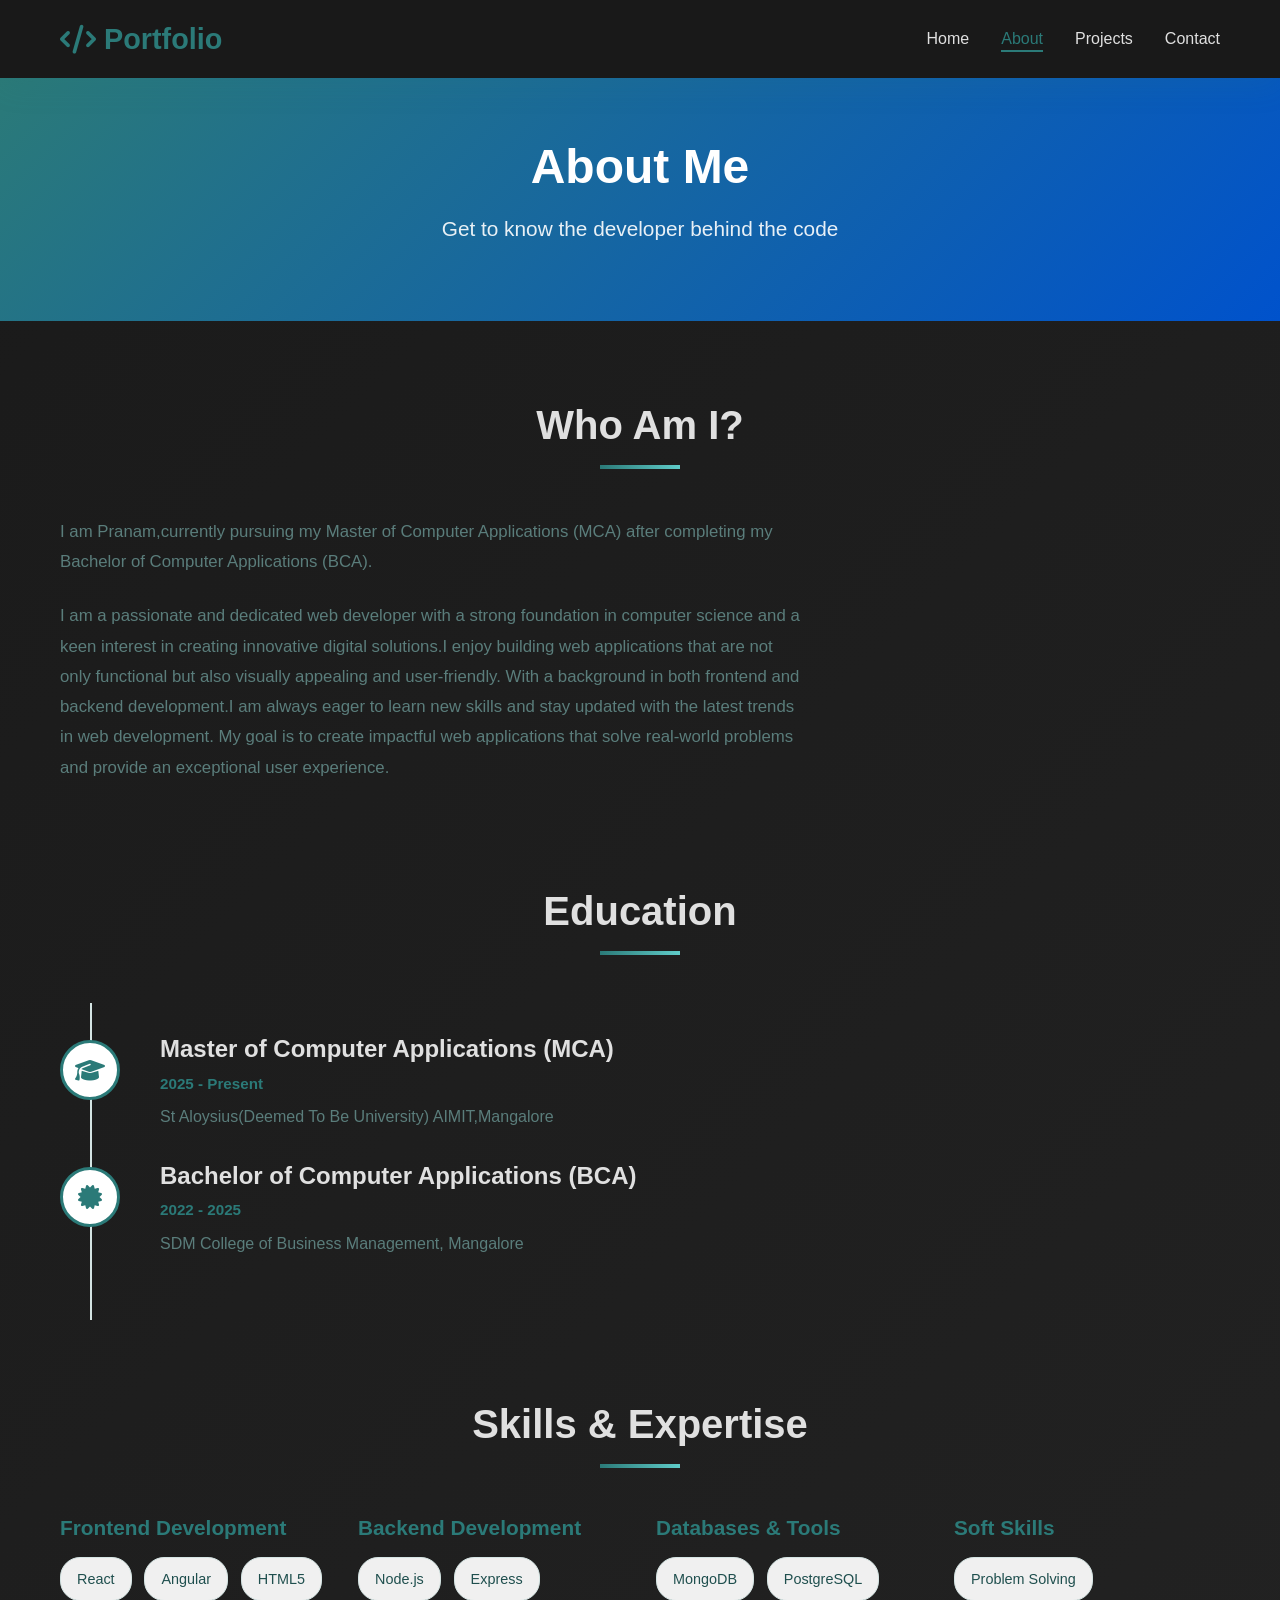
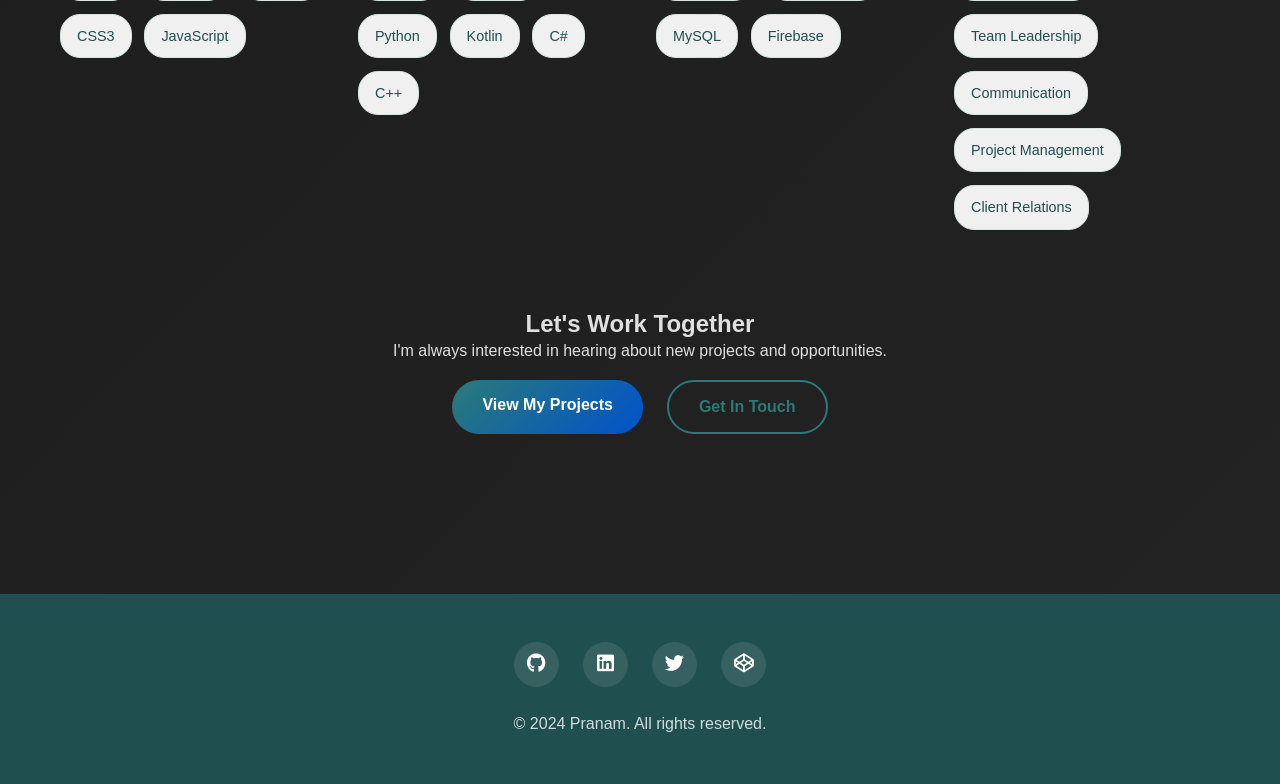
<file: about.html>
<!DOCTYPE html>
<html lang="en">
<head>
    <meta charset="UTF-8">
    <meta name="viewport" content="width=device-width, initial-scale=1.0">
    <title>About Me - Web Developer Portfolio</title>
    <link rel="stylesheet" href="styles.css">
    <link rel="stylesheet" href="https://cdnjs.cloudflare.com/ajax/libs/font-awesome/6.4.0/css/all.min.css">
</head>
<body>
    <!-- Navigation Bar -->
    <nav class="navbar">
        <div class="nav-container">
            <div class="nav-logo">
                <a href="index.html"><i class="fas fa-code"></i> Portfolio</a>
            </div>
            <ul class="nav-menu">
                <li class="nav-item">
                    <a href="index.html" class="nav-link">Home</a>
                </li>
                <li class="nav-item">
                    <a href="about.html" class="nav-link active">About</a>
                </li>
                <li class="nav-item">
                    <a href="projects.html" class="nav-link">Projects</a>
                </li>
                <li class="nav-item">
                    <a href="index.html#contact" class="nav-link">Contact</a>
                </li>
            </ul>
            <div class="hamburger">
                <span class="bar"></span>
                <span class="bar"></span>
                <span class="bar"></span>
            </div>
        </div>
    </nav>

    <!-- About Hero -->
    <section class="about-hero">
        <div class="container">
            <h1 class="page-title">About Me</h1>
            <p class="page-subtitle">Get to know the developer behind the code</p>
        </div>
    </section>

    <!-- About Content -->
    <section class="about-content">
        <div class="container">
            <!-- Personal Background -->
            <div class="about-section">
                <h2 class="section-title">Who Am I?</h2>
                <div class="about-grid">
                    <div class="about-text">
                        <p>
                            I am Pranam,currently pursuing my Master of Computer Applications (MCA) after completing my Bachelor of Computer Applications (BCA).
                        </p>
                        <p>
                            I am a passionate and dedicated web developer with a strong foundation in computer science and a keen interest in creating innovative digital solutions.I enjoy building web applications that are not only functional but also visually appealing and user-friendly. With a background in both frontend and backend development.I am always eager to learn new skills and stay updated with the latest trends in web development. My goal is to create impactful web applications that solve real-world problems and provide an exceptional user experience.
                        </p>
                    </div>
                   
                </div>
            </div>

            <!-- Education -->
            <div class="about-section">
                <h2 class="section-title">Education</h2>
                <div class="timeline">
                    <div class="timeline-item">
                        <div class="timeline-marker">
                            <i class="fas fa-graduation-cap"></i>
                        </div>
                        <div class="timeline-content">
                            <h3>Master of Computer Applications (MCA)</h3>
                            <p class="timeline-date">2025 - Present</p>
                            <p class="timeline-place">St Aloysius(Deemed To Be University) AIMIT,Mangalore</p>
                
                        </div>
                    </div>

                    <div class="timeline-item">
                        <div class="timeline-marker">
                            <i class="fas fa-certificate"></i>
                        </div>
                        <div class="timeline-content">
                            <h3>Bachelor of Computer Applications (BCA)</h3>
                            <p class="timeline-date">2022 - 2025</p>
                            <p class="timeline-place">SDM College of Business Management, Mangalore</p>
                            
                        </div>
                    </div>

                 
                </div>
            </div>

            

            <!-- Skills & Expertise -->
            <div class="about-section">
                <h2 class="section-title">Skills & Expertise</h2>
                <div class="skills-categories">
                    <div class="skill-category">
                        <h3>Frontend Development</h3>
                        <div class="skill-list">
                            <span class="skill-tag">React</span>
                            <span class="skill-tag">Angular</span>
                            <span class="skill-tag">HTML5</span>
                            <span class="skill-tag">CSS3</span>
                            <span class="skill-tag">JavaScript</span>
                           
                        </div>
                    </div>

                    <div class="skill-category">
                        <h3>Backend Development</h3>
                        <div class="skill-list">
                            <span class="skill-tag">Node.js</span>
                            <span class="skill-tag">Express</span>
                            <span class="skill-tag">Python</span>
                            <span class="skill-tag">Kotlin</span>
                            <span class="skill-tag">C#</span>
                            <span class="skill-tag">C++</span>
                            
                        </div>
                    </div>

                    <div class="skill-category">
                        <h3>Databases & Tools</h3>
                        <div class="skill-list">
                            <span class="skill-tag">MongoDB</span>
                            <span class="skill-tag">PostgreSQL</span>
                            <span class="skill-tag">MySQL</span>
                            <span class="skill-tag">Firebase</span>
                           
                        </div>
                    </div>

                    <div class="skill-category">
                        <h3>Soft Skills</h3>
                        <div class="skill-list">
                            <span class="skill-tag">Problem Solving</span>
                            <span class="skill-tag">Team Leadership</span>
                            <span class="skill-tag">Communication</span>
                            <span class="skill-tag">Project Management</span>      
                            <span class="skill-tag">Client Relations</span>
                        </div>
                    </div>
                </div>
            </div>

            <!-- CTA -->
            <div class="about-section cta-section">
                <h2>Let's Work Together</h2>
                <p>I'm always interested in hearing about new projects and opportunities.</p>
                <div class="cta-buttons">
                    <a href="projects.html" class="btn btn-primary">View My Projects</a>
                    <a href="index.html#contact" class="btn btn-secondary">Get In Touch</a>
                </div>
            </div>
        </div>
    </section>

    <!-- Footer -->
    <footer class="footer">
        <div class="footer-content">
            <div class="social-links">
                <a href="https://github.com" target="_blank" title="GitHub"><i class="fab fa-github"></i></a>
                <a href="https://linkedin.com" target="_blank" title="LinkedIn"><i class="fab fa-linkedin"></i></a>
                <a href="https://twitter.com" target="_blank" title="Twitter"><i class="fab fa-twitter"></i></a>
                <a href="https://codepen.io" target="_blank" title="CodePen"><i class="fab fa-codepen"></i></a>
            </div>
            <p>&copy; 2024 Pranam. All rights reserved.</p>
        </div>
    </footer>

    <script src="script.js"></script>
</body>
</html>
</file>
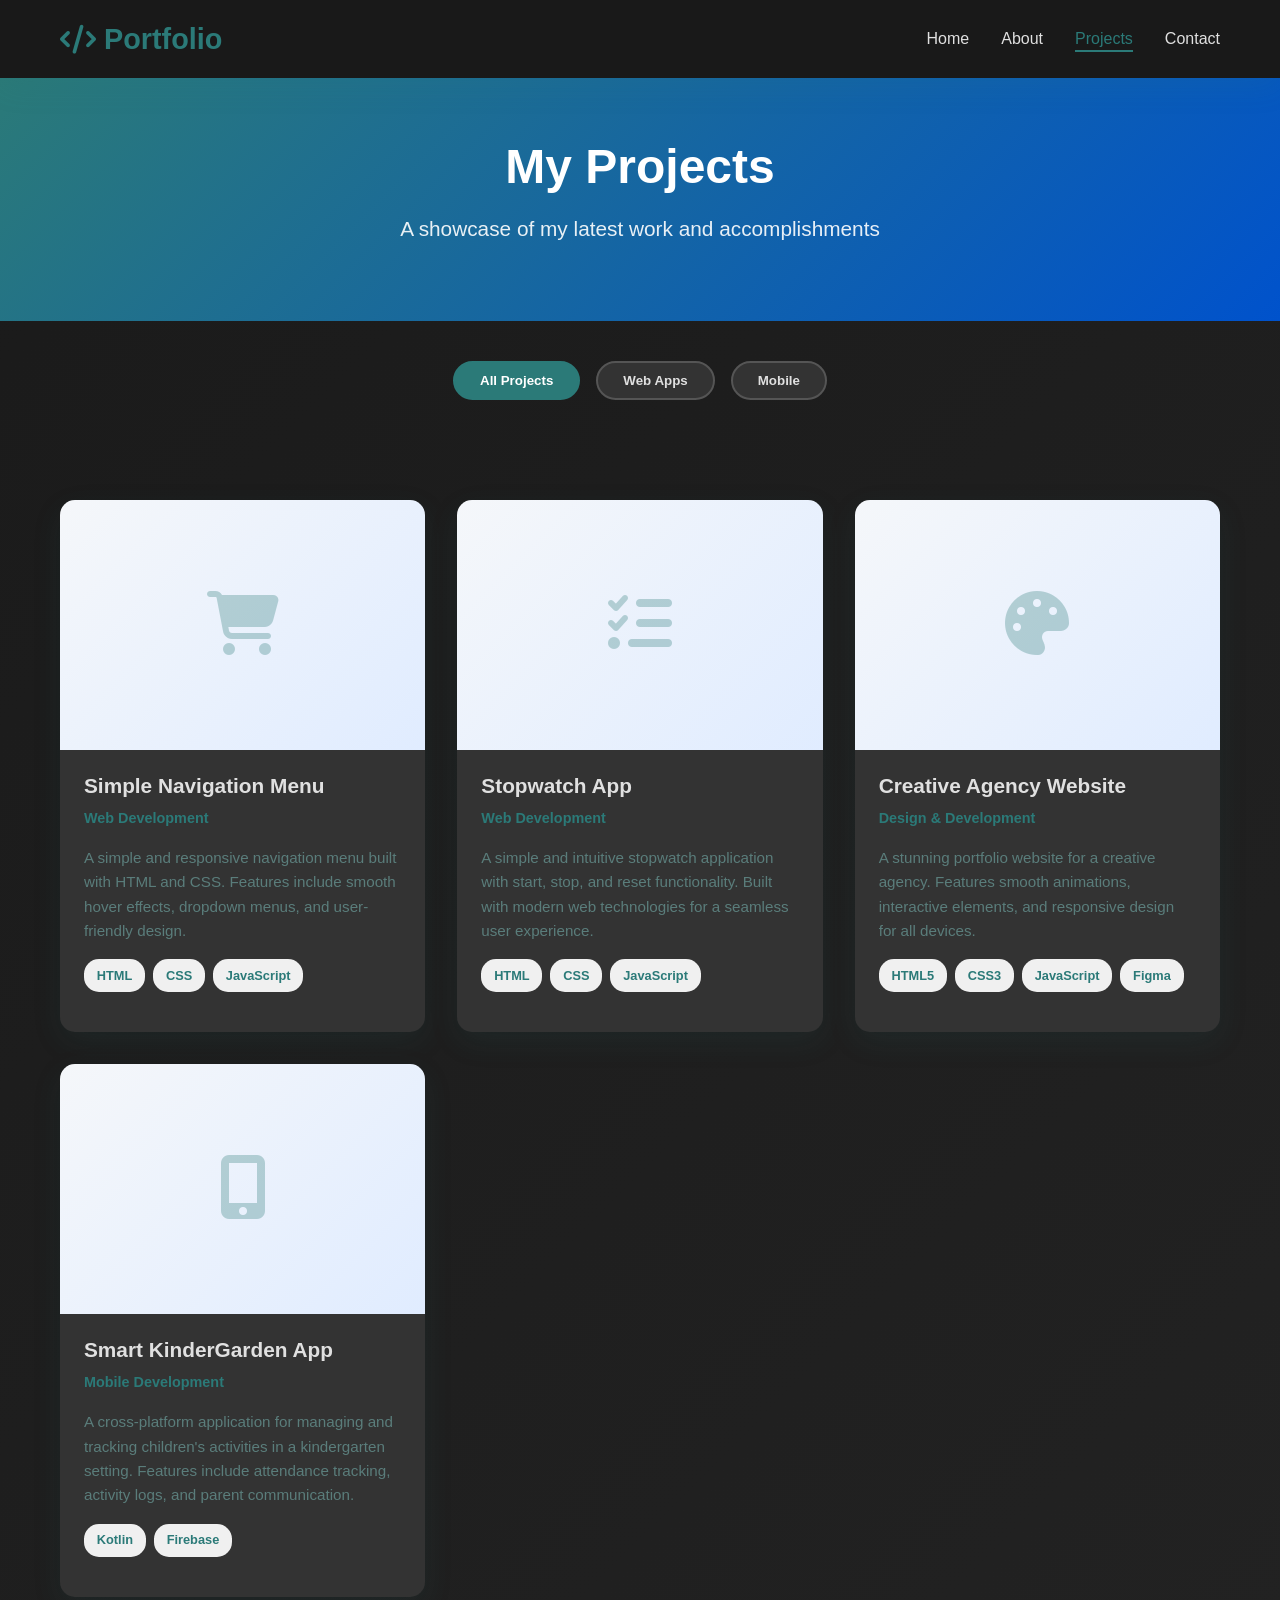
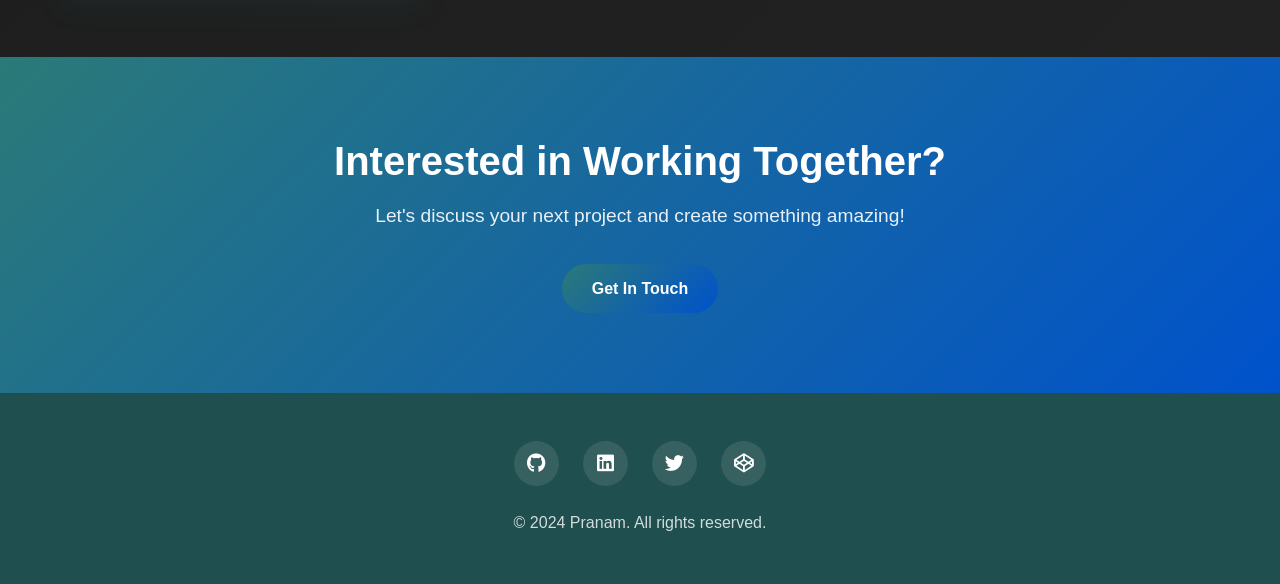
<file: projects.html>
<!DOCTYPE html>
<html lang="en">
<head>
    <meta charset="UTF-8">
    <meta name="viewport" content="width=device-width, initial-scale=1.0">
    <title>Projects - Web Developer Portfolio</title>
    <link rel="stylesheet" href="styles.css">
    <link rel="stylesheet" href="https://cdnjs.cloudflare.com/ajax/libs/font-awesome/6.4.0/css/all.min.css">
</head>
<body>
    <!-- Navigation Bar -->
    <nav class="navbar">
        <div class="nav-container">
            <div class="nav-logo">
                <a href="index.html"><i class="fas fa-code"></i> Portfolio</a>
            </div>
            <ul class="nav-menu">
                <li class="nav-item">
                    <a href="index.html" class="nav-link">Home</a>
                </li>
                <li class="nav-item">
                    <a href="about.html" class="nav-link">About</a>
                </li>
                <li class="nav-item">
                    <a href="projects.html" class="nav-link active">Projects</a>
                </li>
                <li class="nav-item">
                    <a href="index.html#contact" class="nav-link">Contact</a>
                </li>
            </ul>
            <div class="hamburger">
                <span class="bar"></span>
                <span class="bar"></span>
                <span class="bar"></span>
            </div>
        </div>
    </nav>

    <!-- Projects Hero -->
    <section class="projects-hero">
        <div class="container">
            <h1 class="page-title">My Projects</h1>
            <p class="page-subtitle">A showcase of my latest work and accomplishments</p>
        </div>
    </section>

    <!-- Filter Buttons -->
    <section class="projects-filter">
        <div class="container">
            <div class="filter-buttons">
                <button class="filter-btn active" data-filter="all">All Projects</button>
                <button class="filter-btn" data-filter="web">Web Apps</button>
                <button class="filter-btn" data-filter="mobile">Mobile</button>
              
            </div>
        </div>
    </section>

    <!-- Projects Grid -->
    <section class="projects-grid">
        <div class="container">
            <div class="projects-container">
                <!-- Project 1 -->
                <div class="project-card" data-category="web">
                    <div class="project-image">
                        <div class="project-placeholder">
                            <i class="fas fa-shopping-cart"></i>
                        </div>
                        <div class="project-overlay">
                            <a href="#project-modal" class="btn btn-sm btn-primary">View Details</a>
                        </div>
                    </div>
                    <div class="project-content">
                        <h3>Simple Navigation Menu</h3>
                        <p class="project-category">Web Development</p>
                        <p class="project-description">
                            A simple and responsive navigation menu built with HTML and CSS. Features include smooth hover effects, 
                            dropdown menus, and user-friendly design.
                        </p>
                        <div class="project-tech">
                            <span class="tech-tag">HTML</span>
                            <span class="tech-tag">CSS</span>
                            <span class="tech-tag">JavaScript</span>
                            
                        </div>
                        
                    </div>
                </div>

                <!-- Project 2 -->
                <div class="project-card" data-category="web">
                    <div class="project-image">
                        <div class="project-placeholder">
                            <i class="fas fa-tasks"></i>
                        </div>
                        <div class="project-overlay">
                            <a href="#project-modal" class="btn btn-sm btn-primary">View Details</a>
                        </div>
                    </div>
                    <div class="project-content">
                        <h3>Stopwatch App</h3>
                        <p class="project-category">Web Development</p>
                        <p class="project-description">
                            A simple and intuitive stopwatch application with start, stop, and reset functionality. Built with modern web technologies for a seamless user experience.
                        </p>
                        <div class="project-tech">
                            <span class="tech-tag">HTML</span>
                            <span class="tech-tag">CSS</span>
                            <span class="tech-tag">JavaScript</span>
                        </div>
                        
                    </div>
                </div>

                <!-- Project 3 -->
                <div class="project-card" data-category="design">
                    <div class="project-image">
                        <div class="project-placeholder">
                            <i class="fas fa-palette"></i>
                        </div>
                        <div class="project-overlay">
                            <a href="#project-modal" class="btn btn-sm btn-primary">View Details</a>
                        </div>
                    </div>
                    <div class="project-content">
                        <h3>Creative Agency Website</h3>
                        <p class="project-category">Design & Development</p>
                        <p class="project-description">
                            A stunning portfolio website for a creative agency. Features smooth animations, interactive elements, 
                            and responsive design for all devices.
                        </p>
                        <div class="project-tech">
                            <span class="tech-tag">HTML5</span>
                            <span class="tech-tag">CSS3</span>
                            <span class="tech-tag">JavaScript</span>
                            <span class="tech-tag">Figma</span>
                        </div>
                    
                    </div>
                </div>

                <!-- Project 4 -->
                <div class="project-card" data-category="mobile">
                    <div class="project-image">
                        <div class="project-placeholder">
                            <i class="fas fa-mobile-alt"></i>
                        </div>
                        <div class="project-overlay">
                            <a href="#project-modal" class="btn btn-sm btn-primary">View Details</a>
                        </div>
                    </div>
                    <div class="project-content">
                        <h3>Smart KinderGarden App</h3>
                        <p class="project-category">Mobile Development</p>
                        <p class="project-description">
                            A cross-platform application for managing and tracking children's activities in a kindergarten setting. Features include attendance tracking, activity logs, and parent communication.
                        </p>
                        <div class="project-tech">
                            <span class="tech-tag">Kotlin</span>
                            <span class="tech-tag">Firebase</span>
                    
                        </div>
                       
                    </div>
                </div>

                
        </div>
    </section>

   

    <!-- CTA -->
    <section class="cta">
        <div class="container">
            <h2>Interested in Working Together?</h2>
            <p>Let's discuss your next project and create something amazing!</p>
            <a href="index.html#contact" class="btn btn-primary">Get In Touch</a>
        </div>
    </section>

    <!-- Footer -->
    <footer class="footer">
        <div class="footer-content">
            <div class="social-links">
                <a href="https://github.com" target="_blank" title="GitHub"><i class="fab fa-github"></i></a>
                <a href="https://linkedin.com" target="_blank" title="LinkedIn"><i class="fab fa-linkedin"></i></a>
                <a href="https://twitter.com" target="_blank" title="Twitter"><i class="fab fa-twitter"></i></a>
                <a href="https://codepen.io" target="_blank" title="CodePen"><i class="fab fa-codepen"></i></a>
            </div>
            <p>&copy; 2024 Pranam. All rights reserved.</p>
        </div>
    </footer>

    <script src="script.js"></script>
</body>
</html>
</file>
<file: styles.css>
/* ============================================
   GENERAL STYLES & VARIABLES
   ============================================ */

* {
    margin: 0;
    padding: 0;
    box-sizing: border-box;
}

:root {
    --primary-color: #2B7A78;
    --secondary-color: #EAC9B8;
    --accent-color: #5FCCC9;
    --dark-bg: #1B4F4E;
    --light-bg: #F5FFFE;
    --text-dark: #1F4F4E;
    --text-light: #5A7D7B;
    --border-color: #D4E4E3;
    --shadow: 0 10px 30px rgba(43, 122, 120, 0.1);
    --shadow-lg: 0 20px 50px rgba(43, 122, 120, 0.2);
    --transition: all 0.3s ease;
}

html {
    scroll-behavior: smooth;
}

body {
    font-family: 'Segoe UI', Tahoma, Geneva, Verdana, sans-serif;
    color: #e0e0e0;
    background: linear-gradient(135deg, #1a1a1a 0%, #2d2d2d 50%, #1a1a1a 100%);
    background-size: 400% 400%;
    animation: backgroundShift 10s ease infinite;
    line-height: 1.6;
    min-height: 100vh;
}

.container {
    max-width: 1200px;
    margin: 0 auto;
    padding: 0 20px;
}

/* ============================================
   TYPOGRAPHY
   ============================================ */

h1, h2, h3, h4, h5, h6 {
    color: dark blue;
    line-height: 1.2;
}

.section-title {
    font-size: 2.5rem;
    font-weight: 700;
    margin-bottom: 3rem;
    text-align: center;
    position: relative;
}

.section-title::after {
    content: '';
    display: block;
    width: 80px;
    height: 4px;
    background: linear-gradient(90deg, var(--primary-color), var(--accent-color));
    margin: 1rem auto 0;
}

p {
    margin-bottom: 1rem;
}

.highlight {
    color: var(--primary-color);
    font-weight: 700;
}

/* ============================================
   BUTTONS
   ============================================ */

.btn {
    display: inline-block;
    padding: 12px 30px;
    border-radius: 50px;
    text-decoration: none;
    font-weight: 600;
    transition: var(--transition);
    cursor: pointer;
    border: none;
    font-size: 1rem;
}

.btn-primary {
    background: linear-gradient(135deg, var(--primary-color), #0052cc);
    color: white;
}

.btn-primary:hover {
    transform: translateY(-2px);
    box-shadow: 0 10px 25px rgba(0, 102, 255, 0.3);
}

.btn-secondary {
    background: transparent;
    color: var(--primary-color);
    border: 2px solid var(--primary-color);
}

.btn-secondary:hover {
    background: var(--primary-color);
    color: white;
}

.btn-sm {
    padding: 8px 20px;
    font-size: 0.9rem;
}

/* ============================================
   NAVIGATION BAR
   ============================================ */

.navbar {
    background: rgba(26, 26, 26, 0.95);
    backdrop-filter: blur(10px);
    box-shadow: var(--shadow);
    position: sticky;
    top: 0;
    z-index: 100;
}

.nav-container {
    max-width: 1200px;
    margin: 0 auto;
    padding: 1rem 20px;
    display: flex;
    justify-content: space-between;
    align-items: center;
}

.nav-logo a {
    font-size: 1.8rem;
    font-weight: 700;
    color: var(--primary-color);
    text-decoration: none;
    display: flex;
    align-items: center;
    gap: 0.5rem;
}

.nav-menu {
    display: flex;
    list-style: none;
    gap: 2rem;
}

.nav-link {
    color: #e0e0e0;
    text-decoration: none;
    font-weight: 500;
    transition: var(--transition);
    position: relative;
}

.nav-link::after {
    content: '';
    position: absolute;
    bottom: -5px;
    left: 0;
    width: 0;
    height: 2px;
    background: var(--primary-color);
    transition: width 0.3s ease;
}

.nav-link:hover::after,
.nav-link.active::after {
    width: 100%;
}

.nav-link:hover,
.nav-link.active {
    color: var(--primary-color);
}

.hamburger {
    display: none;
    flex-direction: column;
    cursor: pointer;
}

.bar {
    width: 25px;
    height: 3px;
    background-color: #e0e0e0;
    margin: 5px 0;
    transition: var(--transition);
}

/* ============================================
   HERO SECTION
   ============================================ */

.hero {
   background: linear-gradient(135deg, #bbceea 0%, #5384d2 100%);
    padding: 100px 0;
    min-height: calc(100vh - 70px);
    display: flex;
    align-items: center;
}

.hero-content {
    display: grid;
    grid-template-columns: 1fr 1fr;
    gap: 4rem;
    align-items: center;
}

.hero-text h1 {
    font-size: 3.5rem;
    margin-bottom: 1rem;
    line-height: 1.1;
    color:black
}

.hero-subtitle {
    font-size: 1.5rem;
    color: black;
    margin-bottom: 1rem;
    font-weight: 600;
}

.hero-description {
    font-size: 1.1rem;
    color: black;
    margin-bottom: 2rem;
    line-height: 1.8;
}

.hero-buttons {
    display: flex;
    gap: 1.5rem;
    flex-wrap: wrap;
    color: black;
}

.hero-image {
    display: flex;
    justify-content: center;
    align-items: center;
}

.hero-img {
    width: 250px;
    height: 250px;
    border-radius: 20px;
    object-fit: cover;
    box-shadow: var(--shadow-lg);
    animation: float 3s ease-in-out infinite;
}

.profile-placeholder {
    width: 300px;
    height: 300px;
    background: linear-gradient(135deg, var(--primary-color), var(--accent-color));
    border-radius: 20px;
    display: flex;
    justify-content: center;
    align-items: center;
    font-size: 150px;
    color: white;
    box-shadow: var(--shadow-lg);
    animation: float 3s ease-in-out infinite;
}

@keyframes float {
    0%, 100% {
        transform: translateY(0px);
    }
    50% {
        transform: translateY(-20px);
    }
}

/* ============================================
   SKILLS SECTION
   ============================================ */

.skills {
    padding: 80px 0;
    background: #2a2a2a;
}

.skills-grid {
    display: grid;
    grid-template-columns: repeat(auto-fit, minmax(250px, 1fr));
    gap: 2rem;
}

.skill-card {
    background: #333333;
    padding: 2rem;
    border-radius: 15px;
    text-align: center;
    transition: var(--transition);
    border: 2px solid transparent;
}

.skill-card:hover {
    border-color: var(--primary-color);
    box-shadow: var(--shadow);
    transform: translateY(-10px);
}

.skill-icon {
    font-size: 3rem;
    color: var(--primary-color);
    margin-bottom: 1rem;
}

.skill-card h3 {
    font-size: 1.5rem;
    margin-bottom: 1rem;
}

.skill-card p {
    color: var(--text-light);
    margin-bottom: 0;
}

/* ============================================
   ABOUT SECTION
   ============================================ */

.about-hero {
    background: linear-gradient(135deg, var(--primary-color), #0052cc);
    color: white;
    padding: 60px 0;
    text-align: center;
}

.page-title {
    font-size: 3rem;
    margin-bottom: 1rem;
}

.page-subtitle {
    font-size: 1.3rem;
    opacity: 0.9;
}

.projects-hero {
    background: linear-gradient(135deg, var(--primary-color), #0052cc);
    color: white;
    padding: 60px 0;
    text-align: center;
}

.about-content {
    padding: 80px 0;
}

.about-section {
    margin-bottom: 80px;
}

.about-grid {
    display: grid;
    grid-template-columns: 2fr 1fr;
    gap: 3rem;
}

.about-text p {
    font-size: 1.05rem;
    color: var(--text-light);
    line-height: 1.8;
    margin-bottom: 1.5rem;
}

.about-stats {
    display: grid;
    grid-template-columns: 1fr 1fr;
    gap: 1.5rem;
}

.stat {
    background: linear-gradient(135deg, var(--primary-color), var(--accent-color));
    color: white;
    padding: 2rem;
    border-radius: 15px;
    text-align: center;
}

.stat h3 {
    font-size: 2.5rem;
    margin-bottom: 0.5rem;
    color: white;
}

.stat p {
    margin-bottom: 0;
    opacity: 0.9;
}

/* ============================================
   TIMELINE
   ============================================ */

.timeline {
    position: relative;
    padding: 2rem 0;
}

.timeline::before {
    content: '';
    position: absolute;
    left: 30px;
    top: 0;
    bottom: 0;
    width: 2px;
    background: var(--border-color);
}

.timeline-item {
    margin-bottom: 2rem;
    position: relative;
    padding-left: 100px;
}

.timeline-marker {
    position: absolute;
    left: 0;
    top: 5px;
    width: 60px;
    height: 60px;
    background: white;
    border: 3px solid var(--primary-color);
    border-radius: 50%;
    display: flex;
    justify-content: center;
    align-items: center;
    font-size: 1.5rem;
    color: var(--primary-color);
    z-index: 2;
}

.timeline-content h3 {
    font-size: 1.5rem;
    margin-bottom: 0.5rem;
}

.timeline-date {
    color: var(--primary-color);
    font-weight: 600;
    font-size: 0.95rem;
    margin-bottom: 0.5rem;
}

.timeline-place {
    color: var(--text-light);
    font-weight: 500;
    margin-bottom: 0.5rem;
}

.timeline-description {
    color: var(--text-light);
    line-height: 1.6;
}

/* ============================================
   SKILLS TAGS
   ============================================ */

.skills-categories {
    display: grid;
    grid-template-columns: repeat(auto-fit, minmax(250px, 1fr));
    gap: 2rem;
}

.skill-category h3 {
    font-size: 1.3rem;
    margin-bottom: 1rem;
    color: var(--primary-color);
}

.skill-list {
    display: flex;
    flex-wrap: wrap;
    gap: 0.8rem;
}

.skill-tag {
    display: inline-block;
    background: #f0f0f0;
    color: var(--text-dark);
    padding: 0.6rem 1rem;
    border-radius: 20px;
    font-size: 0.9rem;
    border: 1px solid var(--border-color);
    transition: var(--transition);
}

.skill-tag:hover {
    background: var(--primary-color);
    color: white;
    border-color: var(--primary-color);
}

/* ============================================
   PROJECTS SECTION
   ============================================ */

.projects-filter {
    padding: 40px 0;
    text-align: center;
}

.filter-buttons {
    display: flex;
    justify-content: center;
    gap: 1rem;
    flex-wrap: wrap;
}

.filter-btn {
    padding: 10px 25px;
    border: 2px solid #555555;
    background: #333333;
    border-radius: 30px;
    cursor: pointer;
    transition: var(--transition);
    font-weight: 600;
    color: #e0e0e0;
}

.filter-btn:hover,
.filter-btn.active {
    background: var(--primary-color);
    color: white;
    border-color: var(--primary-color);
}

.projects-grid {
    padding: 60px 0;
}

.projects-container {
    display: grid;
    grid-template-columns: repeat(auto-fill, minmax(320px, 1fr));
    gap: 2rem;
}

.project-card {
    background: #333333;
    border-radius: 15px;
    overflow: hidden;
    box-shadow: var(--shadow);
    transition: var(--transition);
    animation: fadeIn 0.5s ease;
}

@keyframes fadeIn {
    from {
        opacity: 0;
        transform: translateY(20px);
    }
    to {
        opacity: 1;
        transform: translateY(0);
    }
}

.project-card:hover {
    transform: translateY(-10px);
    box-shadow: var(--shadow-lg);
}

.project-image {
    height: 250px;
    background: linear-gradient(135deg, #f5f7fa, #e0ecff);
    position: relative;
    overflow: hidden;
    display: flex;
    justify-content: center;
    align-items: center;
}

.project-placeholder {
    font-size: 4rem;
    color: var(--primary-color);
    opacity: 0.3;
}

.project-overlay {
    position: absolute;
    top: 0;
    left: 0;
    right: 0;
    bottom: 0;
    background: rgba(0, 0, 0, 0.7);
    display: flex;
    justify-content: center;
    align-items: center;
    opacity: 0;
    transition: opacity 0.3s ease;
}

.project-card:hover .project-overlay {
    opacity: 1;
}

.project-content {
    padding: 1.5rem;
}

.project-content h3 {
    font-size: 1.3rem;
    margin-bottom: 0.5rem;
}

.project-category {
    color: var(--primary-color);
    font-weight: 600;
    font-size: 0.9rem;
    margin-bottom: 1rem;
}

.project-description {
    color: var(--text-light);
    font-size: 0.95rem;
    margin-bottom: 1rem;
    line-height: 1.6;
}

.project-tech {
    display: flex;
    flex-wrap: wrap;
    gap: 0.5rem;
    margin-bottom: 1rem;
}

.tech-tag {
    display: inline-block;
    background: #f0f0f0;
    color: var(--primary-color);
    padding: 0.4rem 0.8rem;
    border-radius: 15px;
    font-size: 0.8rem;
    font-weight: 600;
}

.project-links {
    display: flex;
    gap: 1rem;
}

.project-link {
    color: var(--primary-color);
    text-decoration: none;
    font-weight: 600;
    display: flex;
    align-items: center;
    gap: 0.5rem;
    transition: var(--transition);
}

.project-link:hover {
    color: var(--secondary-color);
}

/* ============================================
   TESTIMONIALS SECTION
   ============================================ */

.testimonials {
    background: #2a2a2a;
    padding: 80px 0;
}

.testimonials-grid {
    display: grid;
    grid-template-columns: repeat(auto-fit, minmax(300px, 1fr));
    gap: 2rem;
}

.testimonial-card {
    background: #333333;
    padding: 2rem;
    border-radius: 15px;
    box-shadow: var(--shadow);
    transition: var(--transition);
}

.testimonial-card:hover {
    transform: translateY(-5px);
    box-shadow: var(--shadow-lg);
}

.testimonial-stars {
    display: flex;
    gap: 0.3rem;
    margin-bottom: 1rem;
    color: #ffc107;
}

.testimonial-text {
    color: var(--text-light);
    font-style: italic;
    margin-bottom: 1.5rem;
}

.testimonial-author {
    border-top: 2px solid var(--border-color);
    padding-top: 1rem;
}

.author-name {
    font-weight: 600;
    color: var(--text-dark);
    margin-bottom: 0.3rem;
}

.author-title {
    color: var(--primary-color);
    font-size: 0.9rem;
    margin-bottom: 0;
}

/* ============================================
   CTA SECTION
   ============================================ */

.cta {
    background: linear-gradient(135deg, var(--primary-color), #0052cc);
    color: white;
    padding: 80px 0;
    text-align: center;
}

.cta h2 {
    font-size: 2.5rem;
    margin-bottom: 1rem;
    color: white;
}

.cta p {
    font-size: 1.2rem;
    margin-bottom: 2rem;
    opacity: 0.9;
}

.cta-section {
    text-align: center;
    margin-top: 60px;
}

.cta-buttons {
    display: flex;
    gap: 1.5rem;
    justify-content: center;
    flex-wrap: wrap;
}

/* ============================================
   CONTACT SECTION
   ============================================ */

.contact {
    padding: 80px 0;
    background: #2a2a2a;
}

.contact-content {
    display: grid;
    grid-template-columns: 1fr 1fr;
    gap: 3rem;
}

.contact-info {
    display: flex;
    flex-direction: column;
    gap: 2rem;
}

.contact-item {
    display: flex;
    gap: 1.5rem;
    align-items: flex-start;
}

.contact-item i {
    font-size: 1.5rem;
    color: var(--primary-color);
    margin-top: 0.5rem;
}

.contact-item h3 {
    margin-bottom: 0.5rem;
}

.contact-item p {
    margin-bottom: 0;
    color: var(--text-light);
}

.contact-item a {
    color: var(--primary-color);
    text-decoration: none;
    transition: var(--transition);
}

.contact-item a:hover {
    color: var(--secondary-color);
}

.contact-form {
    display: flex;
    flex-direction: column;
    gap: 1rem;
}

.contact-form input,
.contact-form textarea {
    padding: 12px 15px;
    border: 2px solid var(--border-color);
    border-radius: 8px;
    font-family: inherit;
    font-size: 1rem;
    transition: var(--transition);
}

.contact-form input:focus,
.contact-form textarea:focus {
    outline: none;
    border-color: var(--primary-color);
    box-shadow: 0 0 0 3px rgba(0, 102, 255, 0.1);
}

.contact-form button {
    margin-top: 1rem;
}

/* ============================================
   FOOTER
   ============================================ */

.footer {
    background: var(--text-dark);
    color: white;
    padding: 3rem 0;
    text-align: center;
}

.footer-content {
    display: flex;
    flex-direction: column;
    align-items: center;
    gap: 1.5rem;
}

.social-links {
    display: flex;
    gap: 1.5rem;
    justify-content: center;
}

.social-links a {
    width: 45px;
    height: 45px;
    background: rgba(255, 255, 255, 0.1);
    border-radius: 50%;
    display: flex;
    justify-content: center;
    align-items: center;
    color: white;
    font-size: 1.2rem;
    transition: var(--transition);
    text-decoration: none;
}

.social-links a:hover {
    background: var(--primary-color);
    transform: translateY(-5px);
}

.footer p {
    margin-bottom: 0;
    opacity: 0.8;
}

/* ============================================
   RESPONSIVE DESIGN
   ============================================ */

@media (max-width: 768px) {
    .nav-menu {
        gap: 1rem;
        font-size: 0.9rem;
    }

    .hamburger {
        display: flex;
    }

    .nav-menu {
        display: none;
    }

    .hero-content {
        grid-template-columns: 1fr;
        gap: 2rem;
    }

    .hero-text h1 {
        font-size: 2.5rem;
    }

    .hero-subtitle {
        font-size: 1.2rem;
    }

    .profile-placeholder {
        width: 200px;
        height: 200px;
        font-size: 100px;
    }

    .hero-buttons {
        flex-direction: column;
    }

    .hero-buttons .btn {
        text-align: center;
    }

    .section-title {
        font-size: 2rem;
    }

    .about-grid {
        grid-template-columns: 1fr;
    }

    .about-stats {
        grid-template-columns: 1fr 1fr;
    }

    .timeline::before {
        left: 15px;
    }

    .timeline-marker {
        width: 40px;
        height: 40px;
        font-size: 1.2rem;
        left: -8px;
    }

    .timeline-item {
        padding-left: 60px;
    }

    .contact-content {
        grid-template-columns: 1fr;
    }

    .page-title {
        font-size: 2rem;
    }

    .skills-grid {
        grid-template-columns: 1fr 1fr;
    }

    .projects-container {
        grid-template-columns: 1fr;
    }

    .filter-buttons {
        gap: 0.5rem;
    }

    .filter-btn {
        padding: 8px 15px;
        font-size: 0.9rem;
    }

    .cta h2 {
        font-size: 2rem;
    }

    .cta-buttons {
        flex-direction: column;
    }
}

@media (max-width: 480px) {
    .container {
        padding: 0 15px;
    }

    .hero {
        padding: 50px 0;
    }

    .hero-text h1 {
        font-size: 2rem;
    }

    .hero-subtitle {
        font-size: 1rem;
    }

    .hero-buttons {
        flex-direction: column;
    }

    .hero-buttons .btn {
        padding: 10px 20px;
        font-size: 0.9rem;
    }

    .section-title {
        font-size: 1.5rem;
        margin-bottom: 2rem;
    }

    .skills-grid {
        grid-template-columns: 1fr;
    }

    .skill-card {
        padding: 1.5rem;
    }

    .page-title {
        font-size: 1.5rem;
    }

    .about-stats {
        grid-template-columns: 1fr;
    }

    .stat {
        padding: 1.5rem;
    }

    .stat h3 {
        font-size: 2rem;
    }

    .testimonials-grid {
        grid-template-columns: 1fr;
    }

    .social-links {
        gap: 1rem;
    }

    .social-links a {
        width: 40px;
        height: 40px;
        font-size: 1rem;
    }
}

/* ============================================
   ANIMATIONS
   ============================================ */

@keyframes backgroundShift {
    0% {
        background-position: 0% 50%;
    }
    50% {
        background-position: 100% 50%;
    }
    100% {
        background-position: 0% 50%;
    }
}

.skill-card,
.project-card,
.testimonial-card {
    animation: slideIn 0.6s ease forwards;
}

.skill-card:nth-child(2) {
    animation-delay: 0.1s;
}

.skill-card:nth-child(3) {
    animation-delay: 0.2s;
}

.skill-card:nth-child(4) {
    animation-delay: 0.3s;
}
</file>
